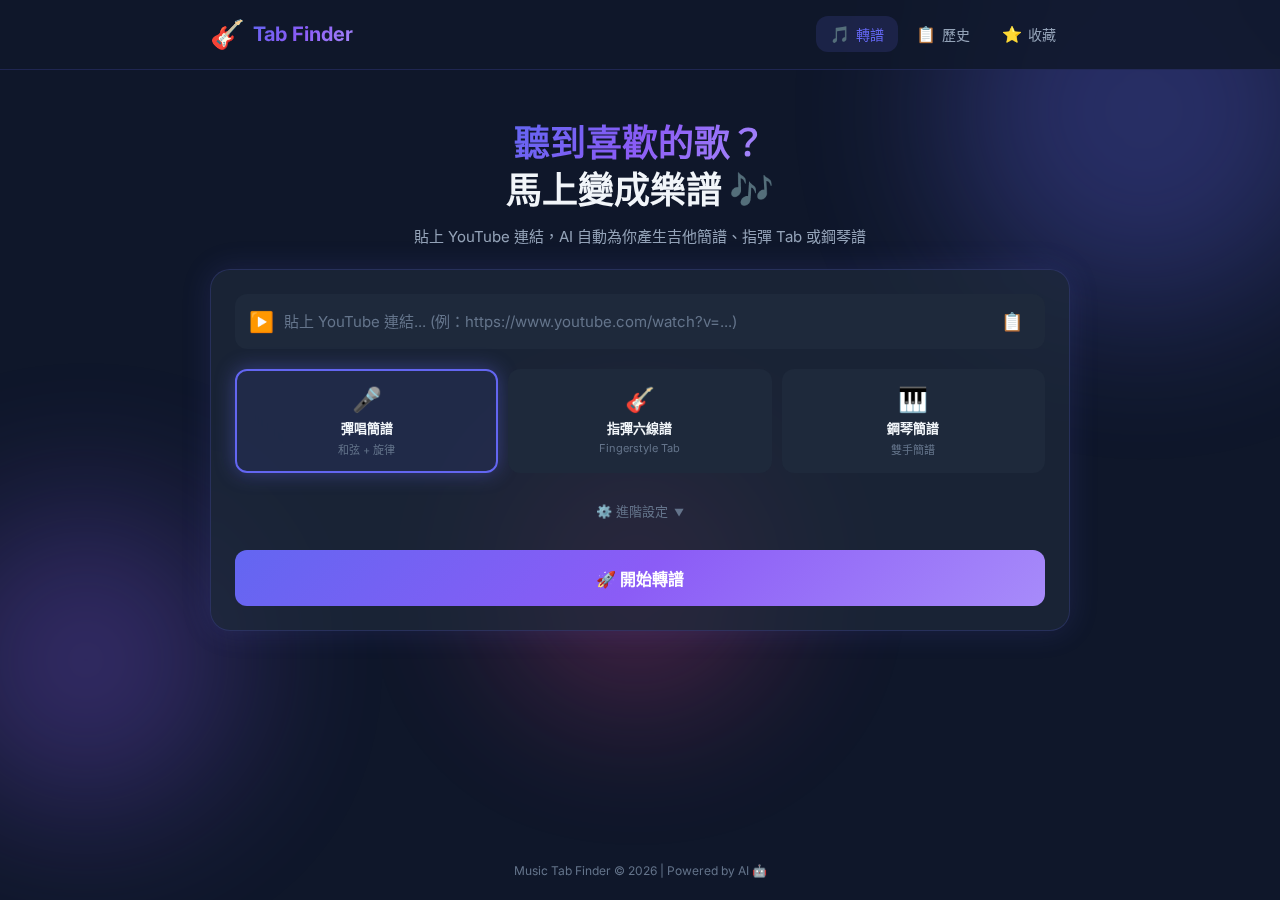
<file: index.html>
<!DOCTYPE html>
<html lang="zh-TW">

<head>
    <meta charset="UTF-8">
    <meta name="viewport" content="width=device-width, initial-scale=1.0, maximum-scale=5.0, user-scalable=yes">
    <meta name="description" content="從 YouTube 連結自動產生吉他簡譜、指彈譜與鋼琴譜 - AI 驅動的音樂轉譜工具">
    <meta name="theme-color" content="#6366f1">
    <meta name="apple-mobile-web-app-capable" content="yes">
    <meta name="apple-mobile-web-app-status-bar-style" content="black-translucent">
    <link rel="manifest" href="/public/manifest.json">
    <link rel="preconnect" href="https://fonts.googleapis.com">
    <link rel="preconnect" href="https://fonts.gstatic.com" crossorigin>
    <link
        href="https://fonts.googleapis.com/css2?family=Inter:wght@300;400;500;600;700;800&family=JetBrains+Mono:wght@400;500;600&display=swap"
        rel="stylesheet">
    <link rel="stylesheet" href="styles.css">
    <title>🎵 Music Tab Finder - AI 音樂轉譜助手</title>
</head>

<body>
    <!-- 背景動畫 -->
    <div class="bg-animation">
        <div class="bg-orb bg-orb-1"></div>
        <div class="bg-orb bg-orb-2"></div>
        <div class="bg-orb bg-orb-3"></div>
    </div>

    <div id="app">
        <!-- 頂部導航 -->
        <header class="header">
            <div class="header-content">
                <div class="logo">
                    <span class="logo-icon">🎸</span>
                    <span class="logo-text">Tab Finder</span>
                </div>
                <nav class="nav-tabs">
                    <button class="nav-tab active" data-tab="transcribe" onclick="switchTab('transcribe')">
                        <span class="nav-icon">🎵</span>
                        <span class="nav-label">轉譜</span>
                    </button>
                    <button class="nav-tab" data-tab="history" onclick="switchTab('history')">
                        <span class="nav-icon">📋</span>
                        <span class="nav-label">歷史</span>
                    </button>
                    <button class="nav-tab" data-tab="favorites" onclick="switchTab('favorites')">
                        <span class="nav-icon">⭐</span>
                        <span class="nav-label">收藏</span>
                    </button>
                </nav>
            </div>
        </header>

        <!-- 主內容區 -->
        <main class="main-content">
            <!-- ========== 轉譜頁面 ========== -->
            <section id="tab-transcribe" class="tab-content active">
                <div class="hero-section">
                    <h1 class="hero-title">
                        <span class="gradient-text">聽到喜歡的歌？</span>
                        <br>馬上變成樂譜 🎶
                    </h1>
                    <p class="hero-subtitle">貼上 YouTube 連結，AI 自動為你產生吉他簡譜、指彈 Tab 或鋼琴譜</p>
                </div>

                <!-- YouTube 輸入區 -->
                <div class="input-card glass-card">
                    <div class="input-group">
                        <div class="input-icon">▶️</div>
                        <input type="url" id="youtube-url" class="url-input"
                            placeholder="貼上 YouTube 連結... (例：https://www.youtube.com/watch?v=...)" autocomplete="off">
                        <button id="paste-btn" class="icon-btn" onclick="pasteFromClipboard()" title="從剪貼簿貼上">
                            📋
                        </button>
                    </div>

                    <!-- 樂譜類型選擇 -->
                    <div class="type-selector">
                        <button class="type-btn active" data-type="chord_sheet" onclick="selectType('chord_sheet')">
                            <span class="type-icon">🎤</span>
                            <span class="type-name">彈唱簡譜</span>
                            <span class="type-desc">和弦 + 旋律</span>
                        </button>
                        <button class="type-btn" data-type="fingerstyle_tab" onclick="selectType('fingerstyle_tab')">
                            <span class="type-icon">🎸</span>
                            <span class="type-name">指彈六線譜</span>
                            <span class="type-desc">Fingerstyle Tab</span>
                        </button>
                        <button class="type-btn" data-type="piano_sheet" onclick="selectType('piano_sheet')">
                            <span class="type-icon">🎹</span>
                            <span class="type-name">鋼琴簡譜</span>
                            <span class="type-desc">雙手簡譜</span>
                        </button>
                    </div>

                    <!-- 進階設定 -->
                    <div class="advanced-toggle" onclick="toggleAdvanced()">
                        <span>⚙️ 進階設定</span>
                        <span id="advanced-arrow" class="arrow">▼</span>
                    </div>
                    <div id="advanced-settings" class="advanced-settings hidden">
                        <div class="setting-row">
                            <label for="key-select">調號：</label>
                            <select id="key-select" class="setting-select">
                                <option value="0">C 大調（原調）</option>
                                <option value="2">D 大調</option>
                                <option value="4">E 大調</option>
                                <option value="5">F 大調</option>
                                <option value="7">G 大調</option>
                                <option value="9">A 大調</option>
                                <option value="11">B 大調</option>
                            </select>
                        </div>
                    </div>

                    <!-- 開始按鈕 -->
                    <button id="transcribe-btn" class="primary-btn" onclick="startTranscribe()">
                        <span class="btn-text">🚀 開始轉譜</span>
                        <span class="btn-loading hidden">
                            <span class="spinner"></span>
                            轉譜中...
                        </span>
                    </button>
                </div>

                <!-- 進度顯示 -->
                <div id="progress-section" class="progress-section hidden">
                    <div class="progress-card glass-card">
                        <div class="progress-steps">
                            <div class="progress-step" id="step-download">
                                <div class="step-indicator"><span class="step-dot"></span></div>
                                <span class="step-text">下載 YouTube 音訊</span>
                            </div>
                            <div class="progress-step" id="step-analyze">
                                <div class="step-indicator"><span class="step-dot"></span></div>
                                <span class="step-text">AI 音訊分析</span>
                            </div>
                            <div class="progress-step" id="step-generate">
                                <div class="step-indicator"><span class="step-dot"></span></div>
                                <span class="step-text">產生樂譜</span>
                            </div>
                        </div>
                        <div class="progress-bar">
                            <div id="progress-fill" class="progress-fill"></div>
                        </div>
                    </div>
                </div>

                <!-- 結果顯示 -->
                <div id="result-section" class="result-section hidden">
                    <div class="result-card glass-card">
                        <div class="result-header">
                            <div class="result-info">
                                <h2 id="result-title" class="result-title"></h2>
                                <div class="result-meta">
                                    <span id="result-tempo" class="meta-tag">♩ = 120</span>
                                    <span id="result-key" class="meta-tag">C 大調</span>
                                    <span id="result-type" class="meta-tag"></span>
                                </div>
                            </div>
                            <div class="result-actions">
                                <button class="action-btn" onclick="shareCurrentSheet()" title="分享 QR Code">📤</button>
                                <button class="action-btn" onclick="copyToClipboard()" title="複製">📋</button>
                                <button class="action-btn" onclick="toggleFavorite()" title="收藏">
                                    <span id="fav-icon">☆</span>
                                </button>
                            </div>
                        </div>
                        <div class="sheet-container">
                            <pre id="sheet-content" class="sheet-content"></pre>
                        </div>
                        <p id="result-note" class="result-note"></p>
                    </div>
                </div>
            </section>

            <!-- ========== 歷史記錄頁面 ========== -->
            <section id="tab-history" class="tab-content">
                <h2 class="section-title">📋 轉譜歷史</h2>
                <div id="history-list" class="record-list">
                    <div class="empty-state">
                        <span class="empty-icon">🎵</span>
                        <p>還沒有轉譜記錄</p>
                        <p class="empty-hint">試試貼上一個 YouTube 連結吧！</p>
                    </div>
                </div>
            </section>

            <!-- ========== 收藏頁面 ========== -->
            <section id="tab-favorites" class="tab-content">
                <h2 class="section-title">⭐ 我的收藏</h2>
                <div id="favorites-list" class="record-list">
                    <div class="empty-state">
                        <span class="empty-icon">⭐</span>
                        <p>還沒有收藏</p>
                        <p class="empty-hint">點擊樂譜旁的 ☆ 即可收藏</p>
                    </div>
                </div>
            </section>
        </main>

        <!-- 底部 -->
        <footer class="footer">
            <p>Music Tab Finder &copy; 2026 | Powered by AI 🤖</p>
        </footer>
    </div>

    <!-- Toast 通知 -->
    <div id="toast" class="toast hidden"></div>

    <!-- QR Code 分享 Modal -->
    <div id="qr-modal" class="modal-overlay hidden" onclick="if(event.target===this)closeQRModal()">
        <div class="modal-card glass-card">
            <div class="modal-header">
                <h3 class="modal-title">📤 分享樂譜</h3>
                <button class="modal-close" onclick="closeQRModal()">✕</button>
            </div>
            <p id="qr-title" class="qr-sheet-title"></p>
            <div class="qr-image-wrapper">
                <img id="qr-image" class="qr-image" alt="QR Code" />
            </div>
            <p class="qr-hint">掃描 QR Code 即可在手機上開啟樂譜</p>
            <a id="qr-link" class="qr-link" href="#" target="_blank"></a>
            <button class="secondary-btn" onclick="copyShareLink()">📋 複製連結</button>
        </div>
    </div>

    <script src="app.js"></script>
</body>

</html>
</file>
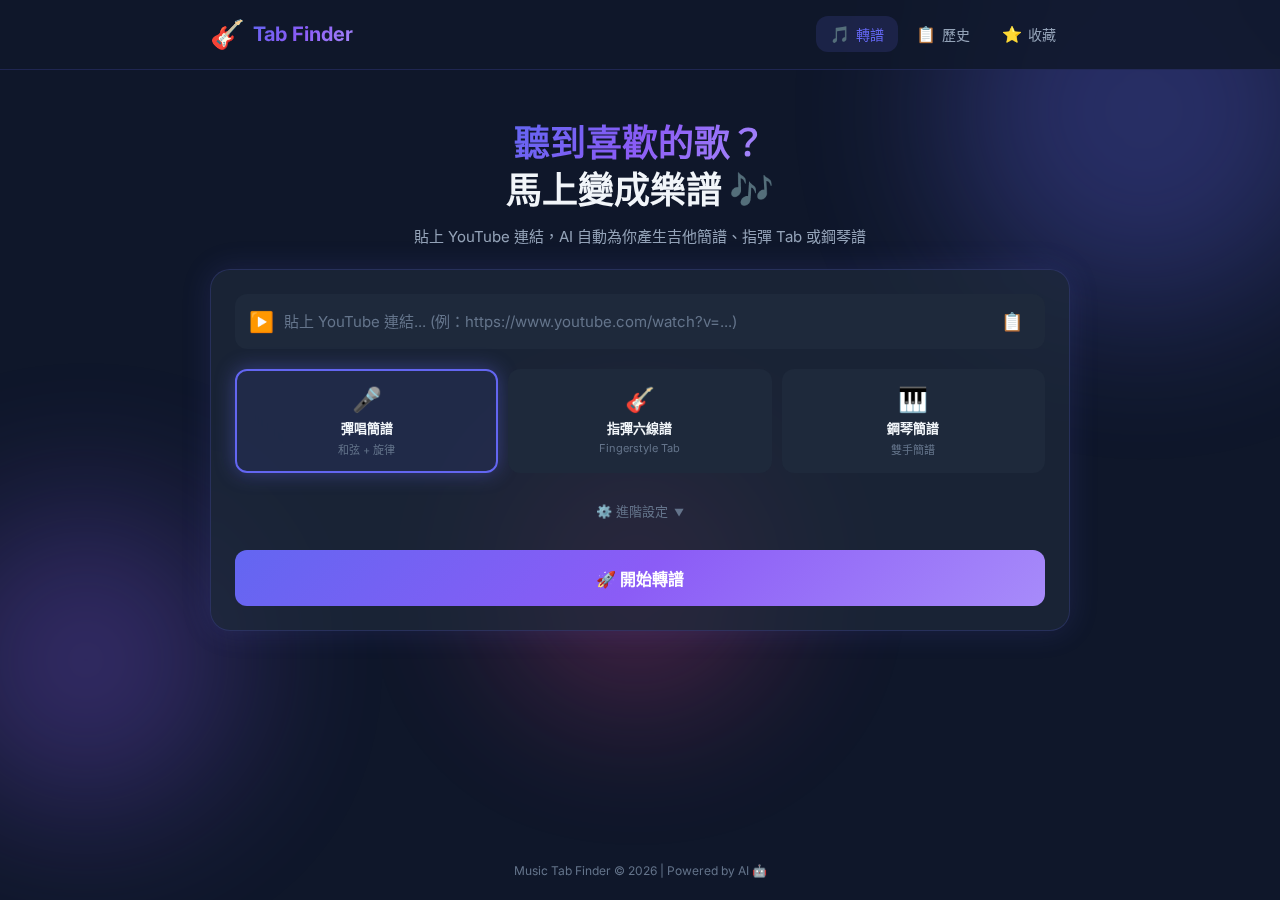
<file: frontend/index.html>
<!DOCTYPE html>
<html lang="zh-TW">
<head>
    <meta charset="UTF-8">
    <meta name="viewport" content="width=device-width, initial-scale=1.0, maximum-scale=5.0, user-scalable=yes">
    <meta name="description" content="從 YouTube 連結自動產生吉他簡譜、指彈譜與鋼琴譜 - AI 驅動的音樂轉譜工具">
    <meta name="theme-color" content="#6366f1">
    <meta name="apple-mobile-web-app-capable" content="yes">
    <meta name="apple-mobile-web-app-status-bar-style" content="black-translucent">
    <link rel="manifest" href="/public/manifest.json">
    <link rel="preconnect" href="https://fonts.googleapis.com">
    <link rel="preconnect" href="https://fonts.gstatic.com" crossorigin>
    <link href="https://fonts.googleapis.com/css2?family=Inter:wght@300;400;500;600;700;800&family=JetBrains+Mono:wght@400;500;600&display=swap" rel="stylesheet">
    <link rel="stylesheet" href="styles.css">
    <title>🎵 Music Tab Finder - AI 音樂轉譜助手</title>
</head>
<body>
    <!-- 背景動畫 -->
    <div class="bg-animation">
        <div class="bg-orb bg-orb-1"></div>
        <div class="bg-orb bg-orb-2"></div>
        <div class="bg-orb bg-orb-3"></div>
    </div>

    <div id="app">
        <!-- 頂部導航 -->
        <header class="header">
            <div class="header-content">
                <div class="logo">
                    <span class="logo-icon">🎸</span>
                    <span class="logo-text">Tab Finder</span>
                </div>
                <nav class="nav-tabs">
                    <button class="nav-tab active" data-tab="transcribe" onclick="switchTab('transcribe')">
                        <span class="nav-icon">🎵</span>
                        <span class="nav-label">轉譜</span>
                    </button>
                    <button class="nav-tab" data-tab="history" onclick="switchTab('history')">
                        <span class="nav-icon">📋</span>
                        <span class="nav-label">歷史</span>
                    </button>
                    <button class="nav-tab" data-tab="favorites" onclick="switchTab('favorites')">
                        <span class="nav-icon">⭐</span>
                        <span class="nav-label">收藏</span>
                    </button>
                </nav>
            </div>
        </header>

        <!-- 主內容區 -->
        <main class="main-content">
            <!-- ========== 轉譜頁面 ========== -->
            <section id="tab-transcribe" class="tab-content active">
                <div class="hero-section">
                    <h1 class="hero-title">
                        <span class="gradient-text">聽到喜歡的歌？</span>
                        <br>馬上變成樂譜 🎶
                    </h1>
                    <p class="hero-subtitle">貼上 YouTube 連結，AI 自動為你產生吉他簡譜、指彈 Tab 或鋼琴譜</p>
                </div>

                <!-- YouTube 輸入區 -->
                <div class="input-card glass-card">
                    <div class="input-group">
                        <div class="input-icon">▶️</div>
                        <input
                            type="url"
                            id="youtube-url"
                            class="url-input"
                            placeholder="貼上 YouTube 連結... (例：https://www.youtube.com/watch?v=...)"
                            autocomplete="off"
                        >
                        <button id="paste-btn" class="icon-btn" onclick="pasteFromClipboard()" title="從剪貼簿貼上">
                            📋
                        </button>
                    </div>

                    <!-- 樂譜類型選擇 -->
                    <div class="type-selector">
                        <button class="type-btn active" data-type="chord_sheet" onclick="selectType('chord_sheet')">
                            <span class="type-icon">🎤</span>
                            <span class="type-name">彈唱簡譜</span>
                            <span class="type-desc">和弦 + 旋律</span>
                        </button>
                        <button class="type-btn" data-type="fingerstyle_tab" onclick="selectType('fingerstyle_tab')">
                            <span class="type-icon">🎸</span>
                            <span class="type-name">指彈六線譜</span>
                            <span class="type-desc">Fingerstyle Tab</span>
                        </button>
                        <button class="type-btn" data-type="piano_sheet" onclick="selectType('piano_sheet')">
                            <span class="type-icon">🎹</span>
                            <span class="type-name">鋼琴簡譜</span>
                            <span class="type-desc">雙手簡譜</span>
                        </button>
                    </div>

                    <!-- 進階設定 -->
                    <div class="advanced-toggle" onclick="toggleAdvanced()">
                        <span>⚙️ 進階設定</span>
                        <span id="advanced-arrow" class="arrow">▼</span>
                    </div>
                    <div id="advanced-settings" class="advanced-settings hidden">
                        <div class="setting-row">
                            <label for="key-select">調號：</label>
                            <select id="key-select" class="setting-select">
                                <option value="0">C 大調（原調）</option>
                                <option value="2">D 大調</option>
                                <option value="4">E 大調</option>
                                <option value="5">F 大調</option>
                                <option value="7">G 大調</option>
                                <option value="9">A 大調</option>
                                <option value="11">B 大調</option>
                            </select>
                        </div>
                    </div>

                    <!-- 開始按鈕 -->
                    <button id="transcribe-btn" class="primary-btn" onclick="startTranscribe()">
                        <span class="btn-text">🚀 開始轉譜</span>
                        <span class="btn-loading hidden">
                            <span class="spinner"></span>
                            轉譜中...
                        </span>
                    </button>
                </div>

                <!-- 進度顯示 -->
                <div id="progress-section" class="progress-section hidden">
                    <div class="progress-card glass-card">
                        <div class="progress-steps">
                            <div class="progress-step" id="step-download">
                                <div class="step-indicator"><span class="step-dot"></span></div>
                                <span class="step-text">下載 YouTube 音訊</span>
                            </div>
                            <div class="progress-step" id="step-analyze">
                                <div class="step-indicator"><span class="step-dot"></span></div>
                                <span class="step-text">AI 音訊分析</span>
                            </div>
                            <div class="progress-step" id="step-generate">
                                <div class="step-indicator"><span class="step-dot"></span></div>
                                <span class="step-text">產生樂譜</span>
                            </div>
                        </div>
                        <div class="progress-bar">
                            <div id="progress-fill" class="progress-fill"></div>
                        </div>
                    </div>
                </div>

                <!-- 結果顯示 -->
                <div id="result-section" class="result-section hidden">
                    <div class="result-card glass-card">
                        <div class="result-header">
                            <div class="result-info">
                                <h2 id="result-title" class="result-title"></h2>
                                <div class="result-meta">
                                    <span id="result-tempo" class="meta-tag">♩ = 120</span>
                                    <span id="result-key" class="meta-tag">C 大調</span>
                                    <span id="result-type" class="meta-tag"></span>
                                </div>
                            </div>
                            <div class="result-actions">
                                <button class="action-btn" onclick="copyToClipboard()" title="複製">📋</button>
                                <button class="action-btn" onclick="toggleFavorite()" title="收藏">
                                    <span id="fav-icon">☆</span>
                                </button>
                            </div>
                        </div>
                        <div class="sheet-container">
                            <pre id="sheet-content" class="sheet-content"></pre>
                        </div>
                        <p id="result-note" class="result-note"></p>
                    </div>
                </div>
            </section>

            <!-- ========== 歷史記錄頁面 ========== -->
            <section id="tab-history" class="tab-content">
                <h2 class="section-title">📋 轉譜歷史</h2>
                <div id="history-list" class="record-list">
                    <div class="empty-state">
                        <span class="empty-icon">🎵</span>
                        <p>還沒有轉譜記錄</p>
                        <p class="empty-hint">試試貼上一個 YouTube 連結吧！</p>
                    </div>
                </div>
            </section>

            <!-- ========== 收藏頁面 ========== -->
            <section id="tab-favorites" class="tab-content">
                <h2 class="section-title">⭐ 我的收藏</h2>
                <div id="favorites-list" class="record-list">
                    <div class="empty-state">
                        <span class="empty-icon">⭐</span>
                        <p>還沒有收藏</p>
                        <p class="empty-hint">點擊樂譜旁的 ☆ 即可收藏</p>
                    </div>
                </div>
            </section>
        </main>

        <!-- 底部 -->
        <footer class="footer">
            <p>Music Tab Finder &copy; 2026 | Powered by AI 🤖</p>
        </footer>
    </div>

    <!-- Toast 通知 -->
    <div id="toast" class="toast hidden"></div>

    <script src="app.js"></script>
</body>
</html>
</file>
<file: styles.css>
/* ═══════════════════════════════════════════════
   Music Tab Finder - 深色主題樣式表
   支援 RWD 響應式設計 + PWA
   ═══════════════════════════════════════════════ */

/* ── CSS 變數 ── */
:root {
  --bg-primary: #0f172a;
  --bg-secondary: #1e293b;
  --bg-tertiary: #334155;
  --glass-bg: rgba(30, 41, 59, 0.7);
  --glass-border: rgba(99, 102, 241, 0.2);
  --text-primary: #f1f5f9;
  --text-secondary: #94a3b8;
  --text-muted: #64748b;
  --accent-primary: #6366f1;
  --accent-secondary: #8b5cf6;
  --accent-gradient: linear-gradient(135deg, #6366f1, #8b5cf6, #a78bfa);
  --accent-glow: rgba(99, 102, 241, 0.4);
  --success: #22c55e;
  --warning: #f59e0b;
  --danger: #ef4444;
  --radius-sm: 8px;
  --radius-md: 12px;
  --radius-lg: 20px;
  --radius-xl: 28px;
  --shadow-glow: 0 0 30px rgba(99, 102, 241, 0.15);
  --font-sans: 'Inter', -apple-system, BlinkMacSystemFont, sans-serif;
  --font-mono: 'JetBrains Mono', 'Fira Code', monospace;
}

/* ── 全域重置 ── */
*,
*::before,
*::after {
  box-sizing: border-box;
  margin: 0;
  padding: 0;
}

html {
  font-size: 16px;
  scroll-behavior: smooth;
  -webkit-text-size-adjust: 100%;
}

body {
  font-family: var(--font-sans);
  background: var(--bg-primary);
  color: var(--text-primary);
  min-height: 100vh;
  overflow-x: hidden;
  line-height: 1.6;
}

/* ── 背景動畫 ── */
.bg-animation {
  position: fixed;
  top: 0;
  left: 0;
  width: 100%;
  height: 100%;
  z-index: 0;
  pointer-events: none;
  overflow: hidden;
}

.bg-orb {
  position: absolute;
  border-radius: 50%;
  filter: blur(80px);
  opacity: 0.3;
  animation: float 20s ease-in-out infinite;
}

.bg-orb-1 {
  width: 400px;
  height: 400px;
  background: var(--accent-primary);
  top: -10%;
  right: -5%;
  animation-delay: 0s;
}

.bg-orb-2 {
  width: 300px;
  height: 300px;
  background: var(--accent-secondary);
  bottom: 10%;
  left: -5%;
  animation-delay: -7s;
}

.bg-orb-3 {
  width: 250px;
  height: 250px;
  background: #ec4899;
  top: 50%;
  left: 40%;
  animation-delay: -14s;
}

@keyframes float {

  0%,
  100% {
    transform: translate(0, 0) scale(1);
  }

  25% {
    transform: translate(30px, -40px) scale(1.1);
  }

  50% {
    transform: translate(-20px, 20px) scale(0.95);
  }

  75% {
    transform: translate(15px, 30px) scale(1.05);
  }
}

/* ── App 容器 ── */
#app {
  position: relative;
  z-index: 1;
  min-height: 100vh;
  display: flex;
  flex-direction: column;
}

/* ── 頂部導航 ── */
.header {
  position: sticky;
  top: 0;
  z-index: 100;
  backdrop-filter: blur(20px);
  -webkit-backdrop-filter: blur(20px);
  background: rgba(15, 23, 42, 0.85);
  border-bottom: 1px solid var(--glass-border);
}

.header-content {
  max-width: 900px;
  margin: 0 auto;
  padding: 12px 20px;
  display: flex;
  align-items: center;
  justify-content: space-between;
}

.logo {
  display: flex;
  align-items: center;
  gap: 8px;
}

.logo-icon {
  font-size: 28px;
}

.logo-text {
  font-size: 20px;
  font-weight: 700;
  background: var(--accent-gradient);
  -webkit-background-clip: text;
  -webkit-text-fill-color: transparent;
  background-clip: text;
}

.nav-tabs {
  display: flex;
  gap: 4px;
}

.nav-tab {
  display: flex;
  align-items: center;
  gap: 6px;
  background: transparent;
  border: none;
  color: var(--text-secondary);
  padding: 8px 14px;
  border-radius: var(--radius-md);
  cursor: pointer;
  font-size: 14px;
  font-weight: 500;
  font-family: var(--font-sans);
  transition: all 0.3s ease;
}

.nav-tab:hover {
  background: var(--bg-secondary);
  color: var(--text-primary);
}

.nav-tab.active {
  background: rgba(99, 102, 241, 0.15);
  color: var(--accent-primary);
}

.nav-icon {
  font-size: 16px;
}

/* ── 主內容 ── */
.main-content {
  flex: 1;
  max-width: 900px;
  margin: 0 auto;
  padding: 20px;
  width: 100%;
}

.tab-content {
  display: none;
  animation: fadeIn 0.3s ease;
}

.tab-content.active {
  display: block;
}

@keyframes fadeIn {
  from {
    opacity: 0;
    transform: translateY(10px);
  }

  to {
    opacity: 1;
    transform: translateY(0);
  }
}

/* ── Hero 區域 ── */
.hero-section {
  text-align: center;
  padding: 30px 0 20px;
}

.hero-title {
  font-size: 28px;
  font-weight: 800;
  line-height: 1.3;
  margin-bottom: 12px;
}

.gradient-text {
  background: var(--accent-gradient);
  -webkit-background-clip: text;
  -webkit-text-fill-color: transparent;
  background-clip: text;
}

.hero-subtitle {
  color: var(--text-secondary);
  font-size: 15px;
  max-width: 500px;
  margin: 0 auto;
}

/* ── Glass Card ── */
.glass-card {
  background: var(--glass-bg);
  backdrop-filter: blur(16px);
  -webkit-backdrop-filter: blur(16px);
  border: 1px solid var(--glass-border);
  border-radius: var(--radius-lg);
  padding: 24px;
  box-shadow: var(--shadow-glow);
}

/* ── 輸入區 ── */
.input-card {
  margin-bottom: 20px;
}

.input-group {
  display: flex;
  align-items: center;
  gap: 10px;
  background: var(--bg-secondary);
  border: 2px solid transparent;
  border-radius: var(--radius-md);
  padding: 4px 12px;
  transition: border-color 0.3s ease;
}

.input-group:focus-within {
  border-color: var(--accent-primary);
  box-shadow: 0 0 0 4px var(--accent-glow);
}

.input-icon {
  font-size: 20px;
  flex-shrink: 0;
}

.url-input {
  flex: 1;
  background: transparent;
  border: none;
  color: var(--text-primary);
  font-size: 15px;
  font-family: var(--font-sans);
  padding: 12px 0;
  outline: none;
}

.url-input::placeholder {
  color: var(--text-muted);
}

.icon-btn {
  background: transparent;
  border: none;
  font-size: 18px;
  cursor: pointer;
  padding: 8px;
  border-radius: var(--radius-sm);
  transition: background 0.2s;
}

.icon-btn:hover {
  background: var(--bg-tertiary);
}

/* ── 類型選擇器 ── */
.type-selector {
  display: grid;
  grid-template-columns: repeat(3, 1fr);
  gap: 10px;
  margin: 20px 0;
}

.type-btn {
  display: flex;
  flex-direction: column;
  align-items: center;
  gap: 4px;
  padding: 14px 8px;
  background: var(--bg-secondary);
  border: 2px solid transparent;
  border-radius: var(--radius-md);
  cursor: pointer;
  transition: all 0.3s ease;
  font-family: var(--font-sans);
}

.type-btn:hover {
  border-color: var(--glass-border);
  transform: translateY(-2px);
}

.type-btn.active {
  border-color: var(--accent-primary);
  background: rgba(99, 102, 241, 0.1);
  box-shadow: 0 0 20px var(--accent-glow);
}

.type-icon {
  font-size: 24px;
}

.type-name {
  font-size: 13px;
  font-weight: 600;
  color: var(--text-primary);
}

.type-desc {
  font-size: 11px;
  color: var(--text-muted);
}

/* ── 進階設定 ── */
.advanced-toggle {
  display: flex;
  align-items: center;
  justify-content: center;
  gap: 6px;
  color: var(--text-muted);
  font-size: 13px;
  cursor: pointer;
  padding: 8px;
  transition: color 0.2s;
}

.advanced-toggle:hover {
  color: var(--text-secondary);
}

.arrow {
  transition: transform 0.3s;
  font-size: 10px;
}

.arrow.rotated {
  transform: rotate(180deg);
}

.advanced-settings {
  padding: 16px 0 0;
}

.setting-row {
  display: flex;
  align-items: center;
  gap: 12px;
  justify-content: center;
}

.setting-row label {
  font-size: 14px;
  color: var(--text-secondary);
}

.setting-select {
  background: var(--bg-secondary);
  border: 1px solid var(--glass-border);
  color: var(--text-primary);
  padding: 8px 12px;
  border-radius: var(--radius-sm);
  font-family: var(--font-sans);
  font-size: 14px;
  outline: none;
}

/* ── 主按鈕 ── */
.primary-btn {
  width: 100%;
  padding: 16px;
  margin-top: 20px;
  background: var(--accent-gradient);
  border: none;
  border-radius: var(--radius-md);
  color: white;
  font-size: 16px;
  font-weight: 700;
  font-family: var(--font-sans);
  cursor: pointer;
  transition: all 0.3s ease;
  position: relative;
  overflow: hidden;
}

.primary-btn:hover:not(:disabled) {
  transform: translateY(-2px);
  box-shadow: 0 8px 30px var(--accent-glow);
}

.primary-btn:active:not(:disabled) {
  transform: translateY(0);
}

.primary-btn:disabled {
  opacity: 0.6;
  cursor: not-allowed;
}

.btn-loading {
  display: flex;
  align-items: center;
  justify-content: center;
  gap: 8px;
}

.spinner {
  width: 18px;
  height: 18px;
  border: 2px solid rgba(255, 255, 255, 0.3);
  border-top-color: white;
  border-radius: 50%;
  animation: spin 0.8s linear infinite;
  display: inline-block;
}

@keyframes spin {
  to {
    transform: rotate(360deg);
  }
}

/* ── 進度區 ── */
.progress-section {
  margin-bottom: 20px;
}

.progress-steps {
  display: flex;
  flex-direction: column;
  gap: 12px;
  margin-bottom: 16px;
}

.progress-step {
  display: flex;
  align-items: center;
  gap: 12px;
  opacity: 0.4;
  transition: opacity 0.4s;
}

.progress-step.active {
  opacity: 1;
}

.progress-step.done {
  opacity: 0.8;
}

.step-indicator {
  width: 28px;
  height: 28px;
  border-radius: 50%;
  background: var(--bg-tertiary);
  display: flex;
  align-items: center;
  justify-content: center;
  flex-shrink: 0;
  transition: all 0.4s;
}

.progress-step.active .step-indicator {
  background: var(--accent-primary);
  box-shadow: 0 0 12px var(--accent-glow);
}

.progress-step.done .step-indicator {
  background: var(--success);
}

.step-dot {
  width: 8px;
  height: 8px;
  border-radius: 50%;
  background: var(--text-muted);
}

.progress-step.active .step-dot {
  background: white;
  animation: pulse 1s ease-in-out infinite;
}

.progress-step.done .step-dot {
  background: white;
}

@keyframes pulse {

  0%,
  100% {
    transform: scale(1);
  }

  50% {
    transform: scale(1.3);
  }
}

.step-text {
  font-size: 14px;
  color: var(--text-secondary);
}

.progress-step.active .step-text {
  color: var(--text-primary);
  font-weight: 600;
}

.progress-bar {
  height: 4px;
  background: var(--bg-tertiary);
  border-radius: 4px;
  overflow: hidden;
}

.progress-fill {
  height: 100%;
  background: var(--accent-gradient);
  border-radius: 4px;
  width: 0%;
  transition: width 0.6s ease;
}

/* ── 結果區 ── */
.result-section {
  margin-bottom: 20px;
}

.result-header {
  display: flex;
  justify-content: space-between;
  align-items: flex-start;
  margin-bottom: 16px;
}

.result-title {
  font-size: 18px;
  font-weight: 700;
  margin-bottom: 8px;
}

.result-meta {
  display: flex;
  flex-wrap: wrap;
  gap: 8px;
}

.meta-tag {
  background: var(--bg-tertiary);
  padding: 4px 10px;
  border-radius: 20px;
  font-size: 12px;
  color: var(--text-secondary);
}

.result-actions {
  display: flex;
  gap: 6px;
}

.action-btn {
  width: 38px;
  height: 38px;
  background: var(--bg-secondary);
  border: 1px solid var(--glass-border);
  border-radius: var(--radius-sm);
  cursor: pointer;
  font-size: 16px;
  display: flex;
  align-items: center;
  justify-content: center;
  transition: all 0.2s;
}

.action-btn:hover {
  background: var(--bg-tertiary);
  transform: scale(1.05);
}

/* ── 樂譜顯示 ── */
.sheet-container {
  background: var(--bg-primary);
  border-radius: var(--radius-md);
  padding: 20px;
  overflow-x: auto;
  -webkit-overflow-scrolling: touch;
  border: 1px solid rgba(99, 102, 241, 0.1);
}

.sheet-content {
  font-family: var(--font-mono);
  font-size: 14px;
  line-height: 1.8;
  color: #e2e8f0;
  white-space: pre;
  margin: 0;
  tab-size: 4;
}

.result-note {
  margin-top: 12px;
  font-size: 12px;
  color: var(--text-muted);
  font-style: italic;
}

/* ── 記錄列表 ── */
.section-title {
  font-size: 22px;
  font-weight: 700;
  margin-bottom: 20px;
  padding: 20px 0 0;
}

.record-list {
  display: flex;
  flex-direction: column;
  gap: 12px;
}

.record-card {
  background: var(--glass-bg);
  backdrop-filter: blur(12px);
  border: 1px solid var(--glass-border);
  border-radius: var(--radius-md);
  padding: 16px;
  cursor: pointer;
  transition: all 0.3s ease;
}

.record-card:hover {
  border-color: var(--accent-primary);
  transform: translateY(-2px);
  box-shadow: var(--shadow-glow);
}

.record-card-header {
  display: flex;
  justify-content: space-between;
  align-items: center;
  margin-bottom: 8px;
}

.record-card-title {
  font-size: 15px;
  font-weight: 600;
  color: var(--text-primary);
}

.record-card-date {
  font-size: 12px;
  color: var(--text-muted);
}

.record-card-meta {
  display: flex;
  gap: 8px;
}

.record-type-tag {
  font-size: 11px;
  padding: 2px 8px;
  border-radius: 12px;
  background: rgba(99, 102, 241, 0.15);
  color: var(--accent-primary);
}

/* ── 空狀態 ── */
.empty-state {
  text-align: center;
  padding: 60px 20px;
  color: var(--text-muted);
}

.empty-icon {
  font-size: 48px;
  display: block;
  margin-bottom: 16px;
}

.empty-hint {
  font-size: 13px;
  margin-top: 8px;
}

/* ── Toast 通知 ── */
.toast {
  position: fixed;
  bottom: 80px;
  left: 50%;
  transform: translateX(-50%) translateY(20px);
  background: var(--bg-secondary);
  border: 1px solid var(--glass-border);
  color: var(--text-primary);
  padding: 12px 24px;
  border-radius: var(--radius-md);
  font-size: 14px;
  z-index: 1000;
  opacity: 0;
  transition: all 0.3s ease;
  backdrop-filter: blur(12px);
}

.toast.show {
  opacity: 1;
  transform: translateX(-50%) translateY(0);
}

/* ── Footer ── */
.footer {
  text-align: center;
  padding: 20px;
  color: var(--text-muted);
  font-size: 12px;
}

/* ── 工具類 ── */
.hidden {
  display: none !important;
}

/* ═══════════════════════════════════
   RWD 響應式設計 - 手機優先
   ═══════════════════════════════════ */

/* 手機 (< 640px) */
@media (max-width: 639px) {
  .header-content {
    padding: 10px 16px;
  }

  .logo-text {
    font-size: 16px;
  }

  .nav-label {
    display: none;
  }

  .nav-tab {
    padding: 8px 10px;
  }

  .main-content {
    padding: 12px;
  }

  .hero-title {
    font-size: 22px;
  }

  .hero-subtitle {
    font-size: 13px;
  }

  .glass-card {
    padding: 16px;
  }

  .type-selector {
    grid-template-columns: 1fr;
    gap: 8px;
  }

  .type-btn {
    flex-direction: row;
    padding: 12px 16px;
    gap: 10px;
  }

  .type-icon {
    font-size: 20px;
  }

  .sheet-content {
    font-size: 11px;
    line-height: 1.6;
  }

  .sheet-container {
    padding: 12px;
  }

  .result-header {
    flex-direction: column;
    gap: 12px;
  }

  .result-actions {
    align-self: flex-end;
  }
}

/* 平板 (640px - 1024px) */
@media (min-width: 640px) and (max-width: 1024px) {
  .hero-title {
    font-size: 32px;
  }

  .sheet-content {
    font-size: 13px;
  }
}

/* 桌面 (> 1024px) */
@media (min-width: 1024px) {
  .hero-title {
    font-size: 36px;
  }

  .sheet-container {
    padding: 28px;
  }
}

/* ── 觸控優化 ── */
@media (hover: none) {
  .type-btn:hover {
    transform: none;
  }

  .record-card:hover {
    transform: none;
  }

  .primary-btn:hover:not(:disabled) {
    transform: none;
  }
}

/* ── 減少動畫 (使用者偏好) ── */
@media (prefers-reduced-motion: reduce) {

  *,
  *::before,
  *::after {
    animation-duration: 0.01s !important;
    transition-duration: 0.01s !important;
  }

  .bg-animation {
    display: none;
  }
}

/* ═══════════════════════════════════
   QR Code 分享 Modal
   ═══════════════════════════════════ */

.modal-overlay {
  position: fixed;
  top: 0;
  left: 0;
  width: 100%;
  height: 100%;
  background: rgba(0, 0, 0, 0.7);
  backdrop-filter: blur(8px);
  -webkit-backdrop-filter: blur(8px);
  z-index: 2000;
  display: flex;
  align-items: center;
  justify-content: center;
  padding: 20px;
  animation: fadeIn 0.2s ease;
}

.modal-card {
  max-width: 400px;
  width: 100%;
  text-align: center;
}

.modal-header {
  display: flex;
  justify-content: space-between;
  align-items: center;
  margin-bottom: 16px;
}

.modal-title {
  font-size: 18px;
  font-weight: 700;
}

.modal-close {
  background: transparent;
  border: none;
  color: var(--text-muted);
  font-size: 20px;
  cursor: pointer;
  padding: 4px 8px;
  border-radius: var(--radius-sm);
  transition: all 0.2s;
}

.modal-close:hover {
  background: var(--bg-tertiary);
  color: var(--text-primary);
}

.qr-sheet-title {
  font-size: 15px;
  color: var(--text-secondary);
  margin-bottom: 16px;
  overflow: hidden;
  text-overflow: ellipsis;
  white-space: nowrap;
}

.qr-image-wrapper {
  background: white;
  border-radius: var(--radius-md);
  padding: 16px;
  display: inline-block;
  margin-bottom: 16px;
}

.qr-image {
  width: 220px;
  height: 220px;
  display: block;
}

.qr-hint {
  font-size: 13px;
  color: var(--text-muted);
  margin-bottom: 12px;
}

.qr-link {
  display: block;
  font-size: 11px;
  color: var(--accent-primary);
  text-decoration: none;
  margin-bottom: 16px;
  word-break: break-all;
  padding: 8px 12px;
  background: var(--bg-secondary);
  border-radius: var(--radius-sm);
}

.qr-link:hover {
  text-decoration: underline;
}

.secondary-btn {
  width: 100%;
  padding: 12px;
  background: var(--bg-secondary);
  border: 1px solid var(--glass-border);
  border-radius: var(--radius-md);
  color: var(--text-primary);
  font-size: 14px;
  font-weight: 600;
  font-family: var(--font-sans);
  cursor: pointer;
  transition: all 0.3s ease;
}

.secondary-btn:hover {
  background: var(--bg-tertiary);
  border-color: var(--accent-primary);
}

/* ═══════════════════════════════════
   樂譜庫 (GitHub Pages 模式)
   ═══════════════════════════════════ */

.sheet-library {
  display: grid;
  grid-template-columns: 1fr;
  gap: 12px;
  margin-bottom: 24px;
}

.library-card {
  padding: 18px;
  cursor: pointer;
  transition: all 0.3s ease;
  position: relative;
}

.library-card:hover {
  border-color: var(--accent-primary);
  transform: translateY(-2px);
  box-shadow: var(--shadow-glow);
}

.library-card-header {
  display: flex;
  justify-content: space-between;
  align-items: center;
  margin-bottom: 10px;
}

.library-card-title {
  font-size: 16px;
  font-weight: 600;
  color: var(--text-primary);
  flex: 1;
  overflow: hidden;
  text-overflow: ellipsis;
  white-space: nowrap;
  margin-right: 8px;
}

.share-mini-btn {
  width: 34px;
  height: 34px;
  font-size: 14px;
  flex-shrink: 0;
}

.library-card-meta {
  display: flex;
  flex-wrap: wrap;
  gap: 8px;
  margin-bottom: 6px;
}

.library-card-date {
  font-size: 12px;
  color: var(--text-muted);
}

/* ═══════════════════════════════════
   樂譜庫 RWD
   ═══════════════════════════════════ */

@media (min-width: 640px) {
  .sheet-library {
    grid-template-columns: repeat(2, 1fr);
  }
}

@media (max-width: 639px) {
  .qr-image {
    width: 180px;
    height: 180px;
  }

  .modal-card {
    padding: 20px;
  }
}
</file>
<file: frontend/styles.css>
/* ═══════════════════════════════════════════════
   Music Tab Finder - 深色主題樣式表
   支援 RWD 響應式設計 + PWA
   ═══════════════════════════════════════════════ */

/* ── CSS 變數 ── */
:root {
  --bg-primary: #0f172a;
  --bg-secondary: #1e293b;
  --bg-tertiary: #334155;
  --glass-bg: rgba(30, 41, 59, 0.7);
  --glass-border: rgba(99, 102, 241, 0.2);
  --text-primary: #f1f5f9;
  --text-secondary: #94a3b8;
  --text-muted: #64748b;
  --accent-primary: #6366f1;
  --accent-secondary: #8b5cf6;
  --accent-gradient: linear-gradient(135deg, #6366f1, #8b5cf6, #a78bfa);
  --accent-glow: rgba(99, 102, 241, 0.4);
  --success: #22c55e;
  --warning: #f59e0b;
  --danger: #ef4444;
  --radius-sm: 8px;
  --radius-md: 12px;
  --radius-lg: 20px;
  --radius-xl: 28px;
  --shadow-glow: 0 0 30px rgba(99, 102, 241, 0.15);
  --font-sans: 'Inter', -apple-system, BlinkMacSystemFont, sans-serif;
  --font-mono: 'JetBrains Mono', 'Fira Code', monospace;
}

/* ── 全域重置 ── */
*, *::before, *::after {
  box-sizing: border-box;
  margin: 0;
  padding: 0;
}

html {
  font-size: 16px;
  scroll-behavior: smooth;
  -webkit-text-size-adjust: 100%;
}

body {
  font-family: var(--font-sans);
  background: var(--bg-primary);
  color: var(--text-primary);
  min-height: 100vh;
  overflow-x: hidden;
  line-height: 1.6;
}

/* ── 背景動畫 ── */
.bg-animation {
  position: fixed;
  top: 0;
  left: 0;
  width: 100%;
  height: 100%;
  z-index: 0;
  pointer-events: none;
  overflow: hidden;
}

.bg-orb {
  position: absolute;
  border-radius: 50%;
  filter: blur(80px);
  opacity: 0.3;
  animation: float 20s ease-in-out infinite;
}

.bg-orb-1 {
  width: 400px;
  height: 400px;
  background: var(--accent-primary);
  top: -10%;
  right: -5%;
  animation-delay: 0s;
}

.bg-orb-2 {
  width: 300px;
  height: 300px;
  background: var(--accent-secondary);
  bottom: 10%;
  left: -5%;
  animation-delay: -7s;
}

.bg-orb-3 {
  width: 250px;
  height: 250px;
  background: #ec4899;
  top: 50%;
  left: 40%;
  animation-delay: -14s;
}

@keyframes float {
  0%, 100% { transform: translate(0, 0) scale(1); }
  25% { transform: translate(30px, -40px) scale(1.1); }
  50% { transform: translate(-20px, 20px) scale(0.95); }
  75% { transform: translate(15px, 30px) scale(1.05); }
}

/* ── App 容器 ── */
#app {
  position: relative;
  z-index: 1;
  min-height: 100vh;
  display: flex;
  flex-direction: column;
}

/* ── 頂部導航 ── */
.header {
  position: sticky;
  top: 0;
  z-index: 100;
  backdrop-filter: blur(20px);
  -webkit-backdrop-filter: blur(20px);
  background: rgba(15, 23, 42, 0.85);
  border-bottom: 1px solid var(--glass-border);
}

.header-content {
  max-width: 900px;
  margin: 0 auto;
  padding: 12px 20px;
  display: flex;
  align-items: center;
  justify-content: space-between;
}

.logo {
  display: flex;
  align-items: center;
  gap: 8px;
}

.logo-icon {
  font-size: 28px;
}

.logo-text {
  font-size: 20px;
  font-weight: 700;
  background: var(--accent-gradient);
  -webkit-background-clip: text;
  -webkit-text-fill-color: transparent;
  background-clip: text;
}

.nav-tabs {
  display: flex;
  gap: 4px;
}

.nav-tab {
  display: flex;
  align-items: center;
  gap: 6px;
  background: transparent;
  border: none;
  color: var(--text-secondary);
  padding: 8px 14px;
  border-radius: var(--radius-md);
  cursor: pointer;
  font-size: 14px;
  font-weight: 500;
  font-family: var(--font-sans);
  transition: all 0.3s ease;
}

.nav-tab:hover {
  background: var(--bg-secondary);
  color: var(--text-primary);
}

.nav-tab.active {
  background: rgba(99, 102, 241, 0.15);
  color: var(--accent-primary);
}

.nav-icon {
  font-size: 16px;
}

/* ── 主內容 ── */
.main-content {
  flex: 1;
  max-width: 900px;
  margin: 0 auto;
  padding: 20px;
  width: 100%;
}

.tab-content {
  display: none;
  animation: fadeIn 0.3s ease;
}

.tab-content.active {
  display: block;
}

@keyframes fadeIn {
  from { opacity: 0; transform: translateY(10px); }
  to { opacity: 1; transform: translateY(0); }
}

/* ── Hero 區域 ── */
.hero-section {
  text-align: center;
  padding: 30px 0 20px;
}

.hero-title {
  font-size: 28px;
  font-weight: 800;
  line-height: 1.3;
  margin-bottom: 12px;
}

.gradient-text {
  background: var(--accent-gradient);
  -webkit-background-clip: text;
  -webkit-text-fill-color: transparent;
  background-clip: text;
}

.hero-subtitle {
  color: var(--text-secondary);
  font-size: 15px;
  max-width: 500px;
  margin: 0 auto;
}

/* ── Glass Card ── */
.glass-card {
  background: var(--glass-bg);
  backdrop-filter: blur(16px);
  -webkit-backdrop-filter: blur(16px);
  border: 1px solid var(--glass-border);
  border-radius: var(--radius-lg);
  padding: 24px;
  box-shadow: var(--shadow-glow);
}

/* ── 輸入區 ── */
.input-card {
  margin-bottom: 20px;
}

.input-group {
  display: flex;
  align-items: center;
  gap: 10px;
  background: var(--bg-secondary);
  border: 2px solid transparent;
  border-radius: var(--radius-md);
  padding: 4px 12px;
  transition: border-color 0.3s ease;
}

.input-group:focus-within {
  border-color: var(--accent-primary);
  box-shadow: 0 0 0 4px var(--accent-glow);
}

.input-icon {
  font-size: 20px;
  flex-shrink: 0;
}

.url-input {
  flex: 1;
  background: transparent;
  border: none;
  color: var(--text-primary);
  font-size: 15px;
  font-family: var(--font-sans);
  padding: 12px 0;
  outline: none;
}

.url-input::placeholder {
  color: var(--text-muted);
}

.icon-btn {
  background: transparent;
  border: none;
  font-size: 18px;
  cursor: pointer;
  padding: 8px;
  border-radius: var(--radius-sm);
  transition: background 0.2s;
}

.icon-btn:hover {
  background: var(--bg-tertiary);
}

/* ── 類型選擇器 ── */
.type-selector {
  display: grid;
  grid-template-columns: repeat(3, 1fr);
  gap: 10px;
  margin: 20px 0;
}

.type-btn {
  display: flex;
  flex-direction: column;
  align-items: center;
  gap: 4px;
  padding: 14px 8px;
  background: var(--bg-secondary);
  border: 2px solid transparent;
  border-radius: var(--radius-md);
  cursor: pointer;
  transition: all 0.3s ease;
  font-family: var(--font-sans);
}

.type-btn:hover {
  border-color: var(--glass-border);
  transform: translateY(-2px);
}

.type-btn.active {
  border-color: var(--accent-primary);
  background: rgba(99, 102, 241, 0.1);
  box-shadow: 0 0 20px var(--accent-glow);
}

.type-icon {
  font-size: 24px;
}

.type-name {
  font-size: 13px;
  font-weight: 600;
  color: var(--text-primary);
}

.type-desc {
  font-size: 11px;
  color: var(--text-muted);
}

/* ── 進階設定 ── */
.advanced-toggle {
  display: flex;
  align-items: center;
  justify-content: center;
  gap: 6px;
  color: var(--text-muted);
  font-size: 13px;
  cursor: pointer;
  padding: 8px;
  transition: color 0.2s;
}

.advanced-toggle:hover {
  color: var(--text-secondary);
}

.arrow {
  transition: transform 0.3s;
  font-size: 10px;
}

.arrow.rotated {
  transform: rotate(180deg);
}

.advanced-settings {
  padding: 16px 0 0;
}

.setting-row {
  display: flex;
  align-items: center;
  gap: 12px;
  justify-content: center;
}

.setting-row label {
  font-size: 14px;
  color: var(--text-secondary);
}

.setting-select {
  background: var(--bg-secondary);
  border: 1px solid var(--glass-border);
  color: var(--text-primary);
  padding: 8px 12px;
  border-radius: var(--radius-sm);
  font-family: var(--font-sans);
  font-size: 14px;
  outline: none;
}

/* ── 主按鈕 ── */
.primary-btn {
  width: 100%;
  padding: 16px;
  margin-top: 20px;
  background: var(--accent-gradient);
  border: none;
  border-radius: var(--radius-md);
  color: white;
  font-size: 16px;
  font-weight: 700;
  font-family: var(--font-sans);
  cursor: pointer;
  transition: all 0.3s ease;
  position: relative;
  overflow: hidden;
}

.primary-btn:hover:not(:disabled) {
  transform: translateY(-2px);
  box-shadow: 0 8px 30px var(--accent-glow);
}

.primary-btn:active:not(:disabled) {
  transform: translateY(0);
}

.primary-btn:disabled {
  opacity: 0.6;
  cursor: not-allowed;
}

.btn-loading {
  display: flex;
  align-items: center;
  justify-content: center;
  gap: 8px;
}

.spinner {
  width: 18px;
  height: 18px;
  border: 2px solid rgba(255,255,255,0.3);
  border-top-color: white;
  border-radius: 50%;
  animation: spin 0.8s linear infinite;
  display: inline-block;
}

@keyframes spin {
  to { transform: rotate(360deg); }
}

/* ── 進度區 ── */
.progress-section {
  margin-bottom: 20px;
}

.progress-steps {
  display: flex;
  flex-direction: column;
  gap: 12px;
  margin-bottom: 16px;
}

.progress-step {
  display: flex;
  align-items: center;
  gap: 12px;
  opacity: 0.4;
  transition: opacity 0.4s;
}

.progress-step.active {
  opacity: 1;
}

.progress-step.done {
  opacity: 0.8;
}

.step-indicator {
  width: 28px;
  height: 28px;
  border-radius: 50%;
  background: var(--bg-tertiary);
  display: flex;
  align-items: center;
  justify-content: center;
  flex-shrink: 0;
  transition: all 0.4s;
}

.progress-step.active .step-indicator {
  background: var(--accent-primary);
  box-shadow: 0 0 12px var(--accent-glow);
}

.progress-step.done .step-indicator {
  background: var(--success);
}

.step-dot {
  width: 8px;
  height: 8px;
  border-radius: 50%;
  background: var(--text-muted);
}

.progress-step.active .step-dot {
  background: white;
  animation: pulse 1s ease-in-out infinite;
}

.progress-step.done .step-dot {
  background: white;
}

@keyframes pulse {
  0%, 100% { transform: scale(1); }
  50% { transform: scale(1.3); }
}

.step-text {
  font-size: 14px;
  color: var(--text-secondary);
}

.progress-step.active .step-text {
  color: var(--text-primary);
  font-weight: 600;
}

.progress-bar {
  height: 4px;
  background: var(--bg-tertiary);
  border-radius: 4px;
  overflow: hidden;
}

.progress-fill {
  height: 100%;
  background: var(--accent-gradient);
  border-radius: 4px;
  width: 0%;
  transition: width 0.6s ease;
}

/* ── 結果區 ── */
.result-section {
  margin-bottom: 20px;
}

.result-header {
  display: flex;
  justify-content: space-between;
  align-items: flex-start;
  margin-bottom: 16px;
}

.result-title {
  font-size: 18px;
  font-weight: 700;
  margin-bottom: 8px;
}

.result-meta {
  display: flex;
  flex-wrap: wrap;
  gap: 8px;
}

.meta-tag {
  background: var(--bg-tertiary);
  padding: 4px 10px;
  border-radius: 20px;
  font-size: 12px;
  color: var(--text-secondary);
}

.result-actions {
  display: flex;
  gap: 6px;
}

.action-btn {
  width: 38px;
  height: 38px;
  background: var(--bg-secondary);
  border: 1px solid var(--glass-border);
  border-radius: var(--radius-sm);
  cursor: pointer;
  font-size: 16px;
  display: flex;
  align-items: center;
  justify-content: center;
  transition: all 0.2s;
}

.action-btn:hover {
  background: var(--bg-tertiary);
  transform: scale(1.05);
}

/* ── 樂譜顯示 ── */
.sheet-container {
  background: var(--bg-primary);
  border-radius: var(--radius-md);
  padding: 20px;
  overflow-x: auto;
  -webkit-overflow-scrolling: touch;
  border: 1px solid rgba(99, 102, 241, 0.1);
}

.sheet-content {
  font-family: var(--font-mono);
  font-size: 14px;
  line-height: 1.8;
  color: #e2e8f0;
  white-space: pre;
  margin: 0;
  tab-size: 4;
}

.result-note {
  margin-top: 12px;
  font-size: 12px;
  color: var(--text-muted);
  font-style: italic;
}

/* ── 記錄列表 ── */
.section-title {
  font-size: 22px;
  font-weight: 700;
  margin-bottom: 20px;
  padding: 20px 0 0;
}

.record-list {
  display: flex;
  flex-direction: column;
  gap: 12px;
}

.record-card {
  background: var(--glass-bg);
  backdrop-filter: blur(12px);
  border: 1px solid var(--glass-border);
  border-radius: var(--radius-md);
  padding: 16px;
  cursor: pointer;
  transition: all 0.3s ease;
}

.record-card:hover {
  border-color: var(--accent-primary);
  transform: translateY(-2px);
  box-shadow: var(--shadow-glow);
}

.record-card-header {
  display: flex;
  justify-content: space-between;
  align-items: center;
  margin-bottom: 8px;
}

.record-card-title {
  font-size: 15px;
  font-weight: 600;
  color: var(--text-primary);
}

.record-card-date {
  font-size: 12px;
  color: var(--text-muted);
}

.record-card-meta {
  display: flex;
  gap: 8px;
}

.record-type-tag {
  font-size: 11px;
  padding: 2px 8px;
  border-radius: 12px;
  background: rgba(99, 102, 241, 0.15);
  color: var(--accent-primary);
}

/* ── 空狀態 ── */
.empty-state {
  text-align: center;
  padding: 60px 20px;
  color: var(--text-muted);
}

.empty-icon {
  font-size: 48px;
  display: block;
  margin-bottom: 16px;
}

.empty-hint {
  font-size: 13px;
  margin-top: 8px;
}

/* ── Toast 通知 ── */
.toast {
  position: fixed;
  bottom: 80px;
  left: 50%;
  transform: translateX(-50%) translateY(20px);
  background: var(--bg-secondary);
  border: 1px solid var(--glass-border);
  color: var(--text-primary);
  padding: 12px 24px;
  border-radius: var(--radius-md);
  font-size: 14px;
  z-index: 1000;
  opacity: 0;
  transition: all 0.3s ease;
  backdrop-filter: blur(12px);
}

.toast.show {
  opacity: 1;
  transform: translateX(-50%) translateY(0);
}

/* ── Footer ── */
.footer {
  text-align: center;
  padding: 20px;
  color: var(--text-muted);
  font-size: 12px;
}

/* ── 工具類 ── */
.hidden {
  display: none !important;
}

/* ═══════════════════════════════════
   RWD 響應式設計 - 手機優先
   ═══════════════════════════════════ */

/* 手機 (< 640px) */
@media (max-width: 639px) {
  .header-content {
    padding: 10px 16px;
  }

  .logo-text {
    font-size: 16px;
  }

  .nav-label {
    display: none;
  }

  .nav-tab {
    padding: 8px 10px;
  }

  .main-content {
    padding: 12px;
  }

  .hero-title {
    font-size: 22px;
  }

  .hero-subtitle {
    font-size: 13px;
  }

  .glass-card {
    padding: 16px;
  }

  .type-selector {
    grid-template-columns: 1fr;
    gap: 8px;
  }

  .type-btn {
    flex-direction: row;
    padding: 12px 16px;
    gap: 10px;
  }

  .type-icon {
    font-size: 20px;
  }

  .sheet-content {
    font-size: 11px;
    line-height: 1.6;
  }

  .sheet-container {
    padding: 12px;
  }

  .result-header {
    flex-direction: column;
    gap: 12px;
  }

  .result-actions {
    align-self: flex-end;
  }
}

/* 平板 (640px - 1024px) */
@media (min-width: 640px) and (max-width: 1024px) {
  .hero-title {
    font-size: 32px;
  }

  .sheet-content {
    font-size: 13px;
  }
}

/* 桌面 (> 1024px) */
@media (min-width: 1024px) {
  .hero-title {
    font-size: 36px;
  }

  .sheet-container {
    padding: 28px;
  }
}

/* ── 觸控優化 ── */
@media (hover: none) {
  .type-btn:hover {
    transform: none;
  }

  .record-card:hover {
    transform: none;
  }

  .primary-btn:hover:not(:disabled) {
    transform: none;
  }
}

/* ── 減少動畫 (使用者偏好) ── */
@media (prefers-reduced-motion: reduce) {
  *, *::before, *::after {
    animation-duration: 0.01s !important;
    transition-duration: 0.01s !important;
  }

  .bg-animation {
    display: none;
  }
}
</file>
